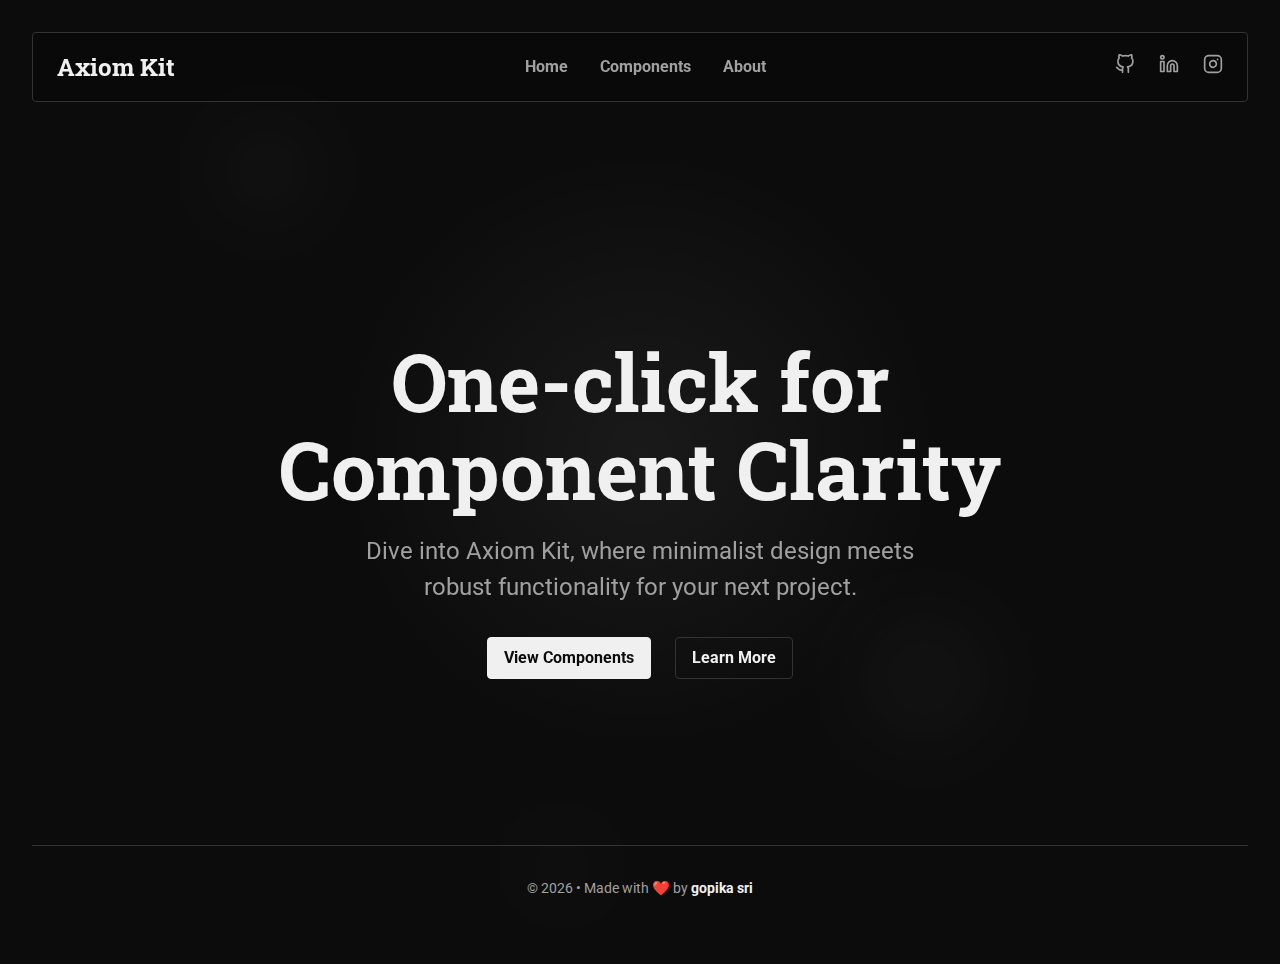
<file: index.html>
<!DOCTYPE html>
<html lang="en" class="dark-mode"> <head>
    <meta charset="UTF-8">
    <meta name="viewport" content="width=device-width, initial-scale=1.0">
    <title>Axiom Kit - Minimalist UI</title>
    
    <link rel="preconnect" href="https://fonts.googleapis.com">
    <link rel="preconnect" href="https://fonts.gstatic.com" crossorigin>
    <link href="https://fonts.googleapis.com/css2?family=Roboto+Slab:wght@700&family=Roboto:wght@400;700&display=swap" rel="stylesheet">
    
    <link rel="stylesheet" href="main.css">
</head>
<body class="dark-mode">
    <div class="hero-container">
        <nav class="top-nav">
    <a href="index.html" class="nav-brand">Axiom Kit</a>
    <ul class="nav-links">
        <li><a href="index.html">Home</a></li>
        <li><a href="components.html">Components</a></li>
        <li><a href="about.html">About</a></li>
    </ul>
    <div class="nav-socials">
        <a href="https://github.com/GopikasriRamesh" target="_blank" aria-label="GitHub">
            <svg viewBox="0 0 24 24" fill="none" stroke="currentColor" stroke-width="2" stroke-linecap="round" stroke-linejoin="round"><path d="M9 19c-5 1.5-5-2.5-7-3m14 6v-3.87a3.37 3.37 0 0 0-.94-2.61c3.14-.35 6.44-1.54 6.44-7A5.44 5.44 0 0 0 20 4.77 5.07 5.07 0 0 0 19.91 1S18.73.65 16 2.48a13.38 13.38 0 0 0-7 0C6.27.65 5.09 1 5.09 1A5.07 5.07 0 0 0 5 4.77a5.44 5.44 0 0 0-1.5 3.78c0 5.42 3.3 6.61 6.44 7A3.37 3.37 0 0 0 9 18.13V22"></path></svg>
        </a>
        <a href="https://www.linkedin.com/in/gopika-sri-/" target="_blank" aria-label="LinkedIn">
            <svg viewBox="0 0 24 24" fill="none" stroke="currentColor" stroke-width="2" stroke-linecap="round" stroke-linejoin="round"><path d="M16 8a6 6 0 0 1 6 6v7h-4v-7a2 2 0 0 0-2-2 2 2 0 0 0-2 2v7h-4v-7a6 6 0 0 1 6-6z"></path><rect x="2" y="9" width="4" height="12"></rect><circle cx="4" cy="4" r="2"></circle></svg>
        </a>
        <a href="https://www.instagram.com/me_srii_?igsh=eHI1Z2tuN3l4cXVi" target="_blank" aria-label="Instagram">
             <svg viewBox="0 0 24 24" fill="none" stroke="currentColor" stroke-width="2" stroke-linecap="round" stroke-linejoin="round"><rect x="2" y="2" width="20" height="20" rx="5" ry="5"></rect><path d="M16 11.37A4 4 0 1 1 12.63 8 4 4 0 0 1 16 11.37z"></path><line x1="17.5" y1="6.5" x2="17.51" y2="6.5"></line></svg>
        </a>
    </div>
</nav>

        <main class="hero-content">
            <h1 class="hero-title">One-click for <br> Component Clarity</h1>
            <p class="hero-tagline">Dive into Axiom Kit, where minimalist design meets robust functionality for your next project.</p>
            <div class="hero-actions">
                <a href="components.html" class="btn btn--primary hero-cta">View Components</a>
                <a href="about.html" class="btn hero-cta">Learn More</a>
            </div>
        </main>

        <div class="bg-element bg-element--1"></div>
        <div class="bg-element bg-element--2"></div>
        <div class="bg-element bg-element--3"></div>
             <footer class="site-footer">
        <p>
            &copy; <span id="copyright-year">2025</span> &bull; 
            Made with ❤️ by <a href="https://www.linkedin.com/in/gopika-sri-/" target="_blank">gopika sri</a>
        </p>
    </footer>
    <script>
        const openBtn = document.getElementById('open-sidebar');
    const closeBtn = document.getElementById('close-sidebar');
    const sidebar = document.getElementById('sidebar');

    if (openBtn && sidebar) {
        openBtn.addEventListener('click', () => {
            sidebar.classList.add('sidebar--open');
        });
    }

    if (closeBtn && sidebar) {
        closeBtn.addEventListener('click', () => {
            sidebar.classList.remove('sidebar--open');
        });
    }
    document.addEventListener('mousemove', function(e) {
        document.documentElement.style.setProperty('--mouse-x', e.clientX + 'px');
        document.documentElement.style.setProperty('--mouse-y', e.clientY + 'px');
    });

      document.getElementById('copyright-year').textContent = new Date().getFullYear();
</script>
</body>
</html>
</file>
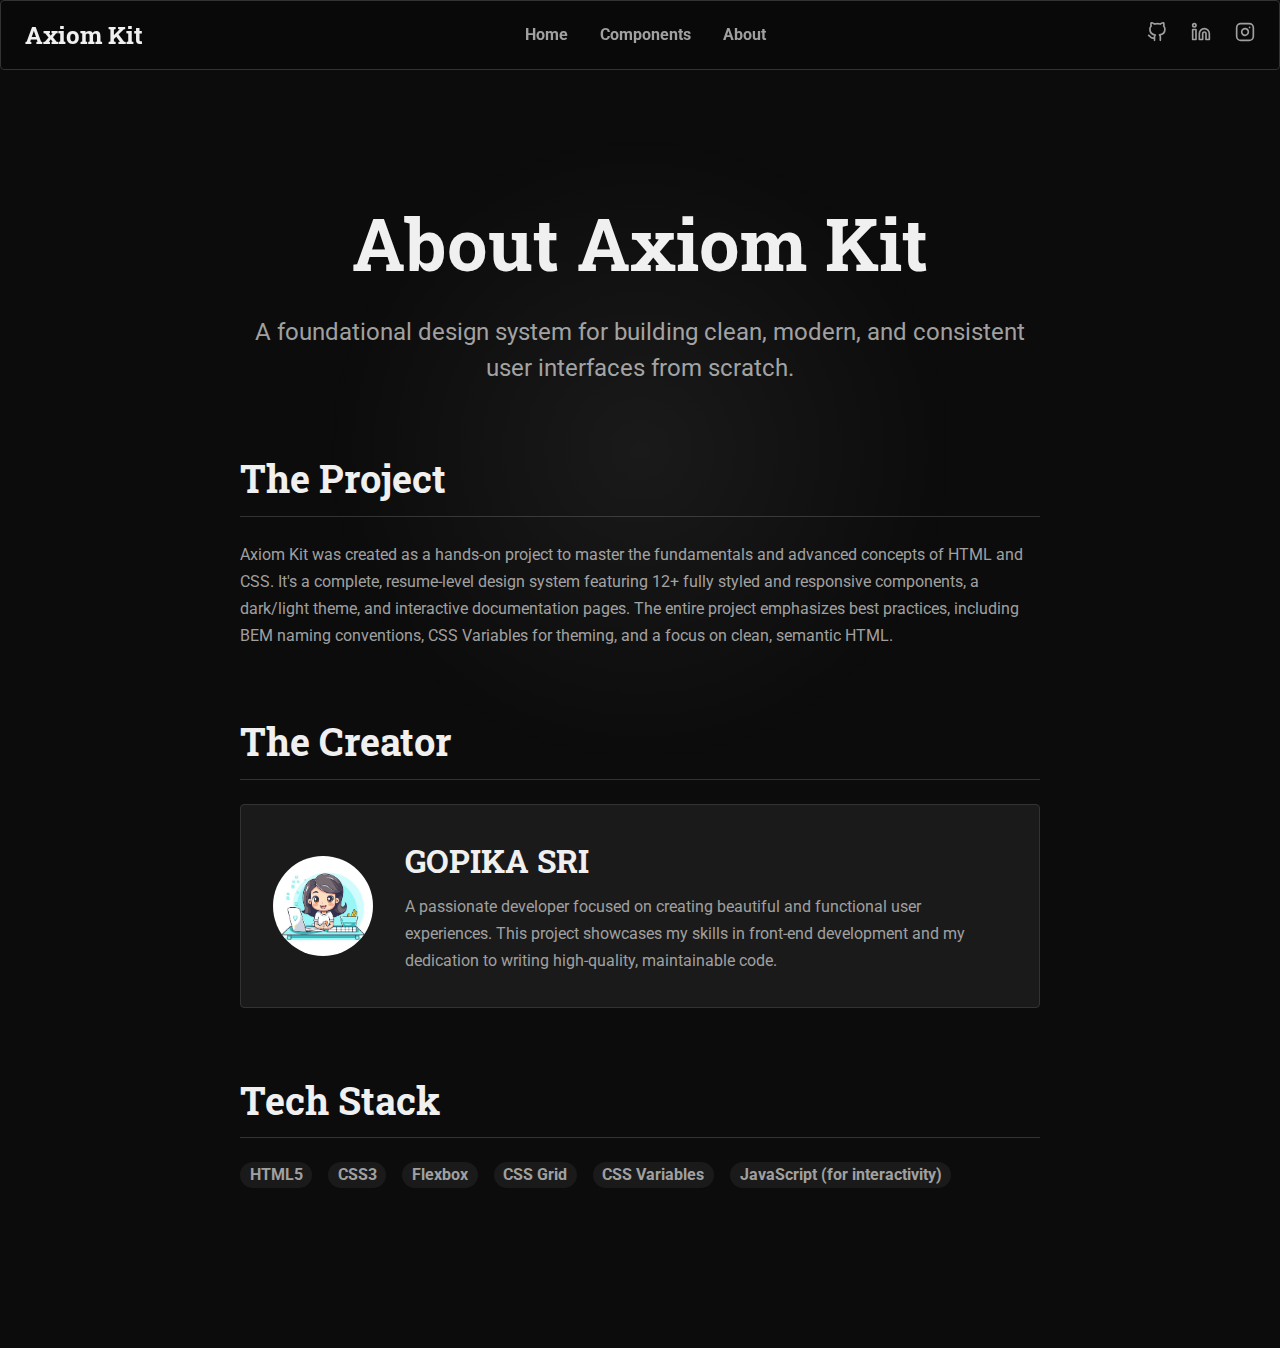
<file: about.html>
<!DOCTYPE html>
<html lang="en">
<head>
    <meta charset="UTF-8">
    <meta name="viewport" content="width=device-width, initial-scale=1.0">
    <title>About - Axiom Kit</title>
    
    <link rel="preconnect" href="https://fonts.googleapis.com">
    <link rel="preconnect" href="https://fonts.gstatic.com" crossorigin>
    <link href="https://fonts.googleapis.com/css2?family=Roboto+Slab:wght@700&family=Roboto:wght@400;700&display=swap" rel="stylesheet">
    <link rel="stylesheet" href="main.css">
</head>
<body class="dark-mode">

    <nav class="top-nav">
        <a href="index.html" class="nav-brand">Axiom Kit</a>
        <ul class="nav-links">
            <li><a href="index.html">Home</a></li>
            <li><a href="components.html">Components</a></li>
            <li><a href="about.html">About</a></li>
        </ul>
        <div class="nav-socials">
            <a href="https://github.com" target="_blank" aria-label="GitHub"><svg viewBox="0 0 24 24" fill="none" stroke="currentColor" stroke-width="2" stroke-linecap="round" stroke-linejoin="round"><path d="M9 19c-5 1.5-5-2.5-7-3m14 6v-3.87a3.37 3.37 0 0 0-.94-2.61c3.14-.35 6.44-1.54 6.44-7A5.44 5.44 0 0 0 20 4.77 5.07 5.07 0 0 0 19.91 1S18.73.65 16 2.48a13.38 13.38 0 0 0-7 0C6.27.65 5.09 1 5.09 1A5.07 5.07 0 0 0 5 4.77a5.44 5.44 0 0 0-1.5 3.78c0 5.42 3.3 6.61 6.44 7A3.37 3.37 0 0 0 9 18.13V22"></path></svg></a>
            <a href="https://linkedin.com" target="_blank" aria-label="LinkedIn"><svg viewBox="0 0 24 24" fill="none" stroke="currentColor" stroke-width="2" stroke-linecap="round" stroke-linejoin="round"><path d="M16 8a6 6 0 0 1 6 6v7h-4v-7a2 2 0 0 0-2-2 2 2 0 0 0-2 2v7h-4v-7a6 6 0 0 1 6-6z"></path><rect x="2" y="9" width="4" height="12"></rect><circle cx="4" cy="4" r="2"></circle></svg></a>
            <a href="https://instagram.com" target="_blank" aria-label="Instagram"><svg viewBox="0 0 24 24" fill="none" stroke="currentColor" stroke-width="2" stroke-linecap="round" stroke-linejoin="round"><rect x="2" y="2" width="20" height="20" rx="5" ry="5"></rect><path d="M16 11.37A4 4 0 1 1 12.63 8 4 4 0 0 1 16 11.37z"></path><line x1="17.5" y1="6.5" x2="17.51" y2="6.5"></line></svg></a>
        </div>
    </nav>
    
    <main class="about-container">
        <header class="about-hero">
            <h1>About Axiom Kit</h1>
            <p class="about-subtitle">A foundational design system for building clean, modern, and consistent user interfaces from scratch.</p>
        </header>

        <section class="about-section">
            <h2>The Project</h2>
            <p>Axiom Kit was created as a hands-on project to master the fundamentals and advanced concepts of HTML and CSS. It's a complete, resume-level design system featuring 12+ fully styled and responsive components, a dark/light theme, and interactive documentation pages. The entire project emphasizes best practices, including BEM naming conventions, CSS Variables for theming, and a focus on clean, semantic HTML.</p>
        </section>

        <section class="about-section">
            <h2>The Creator</h2>
            <div class="creator-card">
                <img src="images/pic.jpg" alt="Your Name" class="creator-avatar">
                <div class="creator-info">
                    <h3>GOPIKA SRI</h3>
                    <p>A passionate developer focused on creating beautiful and functional user experiences. This project showcases my skills in front-end development and my dedication to writing high-quality, maintainable code.</p>
                </div>
            </div>
        </section>
        
        <section class="about-section">
            <h2>Tech Stack</h2>
            <div class="tech-stack-grid">
                <span class="badge badge--pill">HTML5</span>
                <span class="badge badge--pill">CSS3</span>
                <span class="badge badge--pill">Flexbox</span>
                <span class="badge badge--pill">CSS Grid</span>
                <span class="badge badge--pill">CSS Variables</span>
                <span class="badge badge--pill">JavaScript (for interactivity)</span>
            </div>
        </section>
    </main>
    
</body>
</html>
</file>
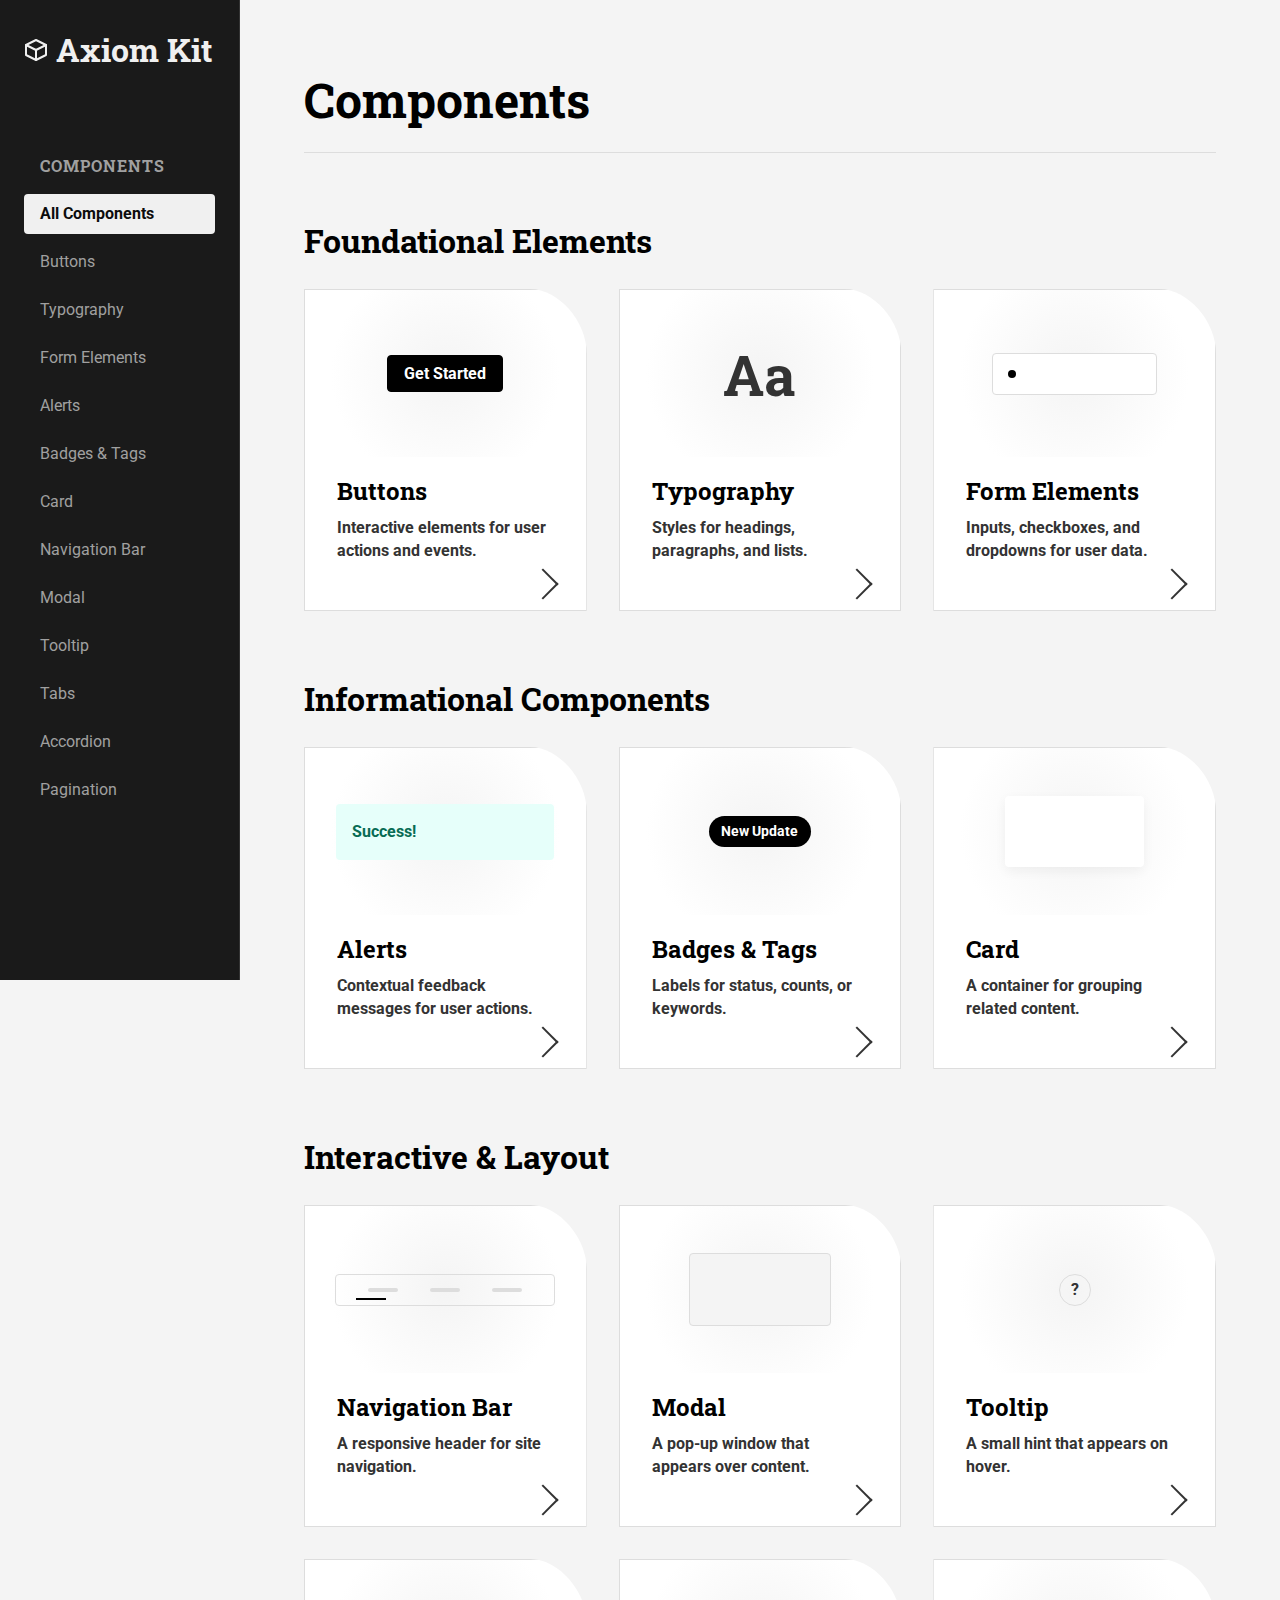
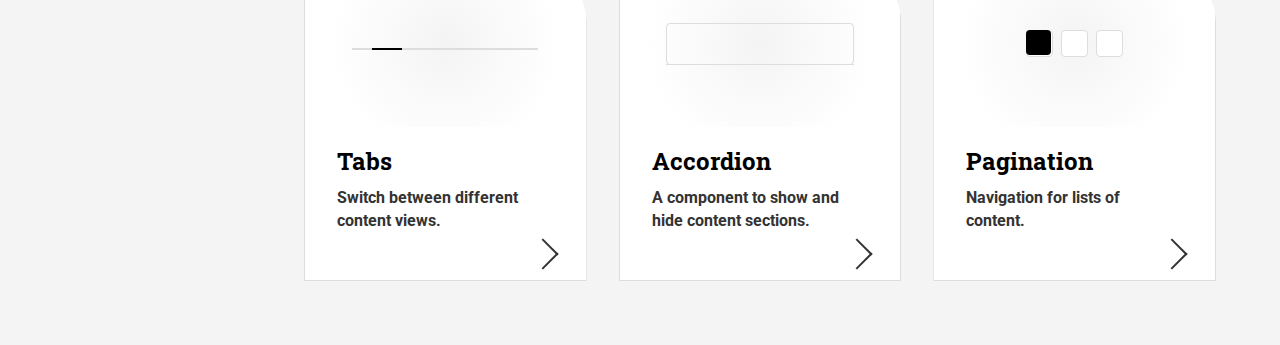
<file: components.html>
<!DOCTYPE html>
<html lang="en">
<head>
    <meta charset="UTF-8">
    <meta name="viewport" content="width=device-width, initial-scale=1.0">
    <title>Components - Axiom Kit</title>
    
    <link rel="preconnect" href="https://fonts.googleapis.com">
    <link rel="preconnect" href="https://fonts.gstatic.com" crossorigin>
    <link href="https://fonts.googleapis.com/css2?family=Roboto+Slab:wght@700&family=Roboto:wght@400;700&display=swap" rel="stylesheet">
    <link rel="stylesheet" href="main.css">
</head>
<body>

    <svg width="0" height="0" style="position: absolute;">
        <defs>
            <clipPath id="curved-card-shape" clipPathUnits="objectBoundingBox">
                <path d="M 0,0 H 0.8 C 0.9,0, 1,0.1, 1,0.2 V 1 H 0 Z" />
            </clipPath>
        </defs>
    </svg>

    <div class="dashboard-container">
            <aside class="sidebar" id="sidebar">
            <div class="sidebar__header">
    <a href="index.html" class="sidebar__logo">
        <svg width="24" height="24" viewBox="0 0 24 24" fill="none" xmlns="http://www.w3.org/2000/svg">
            <path d="M12 2L2 7V17L12 22L22 17V7L12 2Z" stroke="currentColor" stroke-width="2" stroke-linecap="round" stroke-linejoin="round"/>
            <path d="M2 7L12 12M22 7L12 12M12 22V12" stroke="currentColor" stroke-width="2" stroke-linecap="round" stroke-linejoin="round"/>
        </svg>
        <span>Axiom Kit</span>
    </a>
     <button class="sidebar__close" id="close-sidebar">&times;</button>
</div>
    <nav class="sidebar__nav">
        <h2 class="sidebar__title">Components</h2>
        <ul>
            <li><a href="#" class="active">All Components</a></li>
            <li><a href="buttons.html">Buttons</a></li>
            <li><a href="typography.html">Typography</a></li>
            <li><a href="form-elements.html">Form Elements</a></li>
            <li><a href="alerts.html">Alerts</a></li>
            <li><a href="tags.html">Badges & Tags</a></li>
            <li><a href="card.html">Card</a></li>
            <li><a href="navigation-bar.html">Navigation Bar</a></li>
            <li><a href="modal.html">Modal</a></li>
            <li><a href="tooltip.html">Tooltip</a></li>
            <li><a href="tabs.html">Tabs</a></li>
            <li><a href="accordion.html">Accordion</a></li>
            <li><a href="pagination.html">Pagination</a></li>
        </ul>
    </nav>
</aside>

       <main class="component-grid">
        <button class="sidebar-toggle" id="open-sidebar">
                <svg viewBox="0 0 24 24"><path d="M3 12h18M3 6h18M3 18h18"></path></svg>
                <span>Menu</span>
            </button>

    <h1 class="page-title">Components</h1>
    
    <h2 class="component-section-title">Foundational Elements</h2>
    <div class="component-section">
        <a href="buttons.html" class="component-card">
            <div class="component-card__visual visual--button">
                <button class="btn btn--primary" style="pointer-events: none;">Get Started</button>
            </div>
            <div class="component-card__body">
                <h3 class="component-card__title">Buttons</h3>
                <p class="component-card__description">Interactive elements for user actions and events.</p>
                <div class="component-card__arrow"></div>
            </div>
        </a>
        <a href="typography.html" class="component-card">
            <div class="component-card__visual visual--typography">
                <span class="type-preview">Aa</span>
            </div>
            <div class="component-card__body">
                <h3 class="component-card__title">Typography</h3>
                <p class="component-card__description">Styles for headings, paragraphs, and lists.</p>
                <div class="component-card__arrow"></div>
            </div>
        </a>
        <a href="form-elements.html" class="component-card">
            <div class="component-card__visual visual--forms">
                <div class="form-preview"></div>
            </div>
            <div class="component-card__body">
                <h3 class="component-card__title">Form Elements</h3>
                <p class="component-card__description">Inputs, checkboxes, and dropdowns for user data.</p>
                <div class="component-card__arrow"></div>
            </div>
        </a>
    </div>

    <h2 class="component-section-title">Informational Components</h2>
    <div class="component-section">
        <a href="alerts.html" class="component-card">
            <div class="component-card__visual visual--alert">
                <div class="alert-preview">Success!</div>
            </div>
            <div class="component-card__body">
                <h3 class="component-card__title">Alerts</h3>
                <p class="component-card__description">Contextual feedback messages for user actions.</p>
                <div class="component-card__arrow"></div>
            </div>
        </a>
        <a href="tags.html" class="component-card">
            <div class="component-card__visual visual--badge">
                <div class="badge-preview">New Update</div>
            </div>
            <div class="component-card__body">
                <h3 class="component-card__title">Badges & Tags</h3>
                <p class="component-card__description">Labels for status, counts, or keywords.</p>
                <div class="component-card__arrow"></div>
            </div>
        </a>
        <a href="card.html" class="component-card">
            <div class="component-card__visual visual--card-comp">
                <div class="card-comp-preview"></div>
            </div>
            <div class="component-card__body">
                <h3 class="component-card__title">Card</h3>
                <p class="component-card__description">A container for grouping related content.</p>
                <div class="component-card__arrow"></div>
            </div>
        </a>
    </div>

    <h2 class="component-section-title">Interactive & Layout</h2>
    <div class="component-section">
        <a href="navigation-bar.html" class="component-card">
            <div class="component-card__visual visual--nav">
                <div class="nav-preview"><span></span><span></span><span></span></div>
            </div>
            <div class="component-card__body">
                <h3 class="component-card__title">Navigation Bar</h3>
                <p class="component-card__description">A responsive header for site navigation.</p>
                <div class="component-card__arrow"></div>
            </div>
        </a>
        <a href="modal.html" class="component-card">
            <div class="component-card__visual visual--modal">
                <div class="modal-preview"></div>
            </div>
            <div class="component-card__body">
                <h3 class="component-card__title">Modal</h3>
                <p class="component-card__description">A pop-up window that appears over content.</p>
                <div class="component-card__arrow"></div>
            </div>
        </a>
        <a href="tooltip.html" class="component-card">
            <div class="component-card__visual visual--tooltip">
                <div class="tooltip-preview">?</div>
            </div>
            <div class="component-card__body">
                <h3 class="component-card__title">Tooltip</h3>
                <p class="component-card__description">A small hint that appears on hover.</p>
                <div class="component-card__arrow"></div>
            </div>
        </a>
        <a href="tabs.html" class="component-card">
            <div class="component-card__visual visual--tabs">
                <div class="tabs-preview"><span></span><span></span><span></span></div>
            </div>
            <div class="component-card__body">
                <h3 class="component-card__title">Tabs</h3>
                <p class="component-card__description">Switch between different content views.</p>
                <div class="component-card__arrow"></div>
            </div>
        </a>
        <a href="accordion.html" class="component-card">
            <div class="component-card__visual visual--accordion">
                <div class="accordion-preview"></div>
            </div>
            <div class="component-card__body">
                <h3 class="component-card__title">Accordion</h3>
                <p class="component-card__description">A component to show and hide content sections.</p>
                <div class="component-card__arrow"></div>
            </div>
        </a>
        <a href="pagination.html" class="component-card">
            <div class="component-card__visual visual--pagination">
                <div class="pagination-preview"><span></span><span></span><span></span></div>
            </div>
            <div class="component-card__body">
                <h3 class="component-card__title">Pagination</h3>
                <p class="component-card__description">Navigation for lists of content.</p>
                <div class="component-card__arrow"></div>
            </div>
        </a>
    </div>
</main>
    </div>
    <script>
    const openBtn = document.getElementById('open-sidebar');
    const closeBtn = document.getElementById('close-sidebar');
    const sidebar = document.getElementById('sidebar');

    if (openBtn && sidebar) {
        openBtn.addEventListener('click', () => {
            sidebar.classList.add('sidebar--open');
        });
    }

    if (closeBtn && sidebar) {
        closeBtn.addEventListener('click', () => {
            sidebar.classList.remove('sidebar--open');
        });
    }
</script>
</body>
</html>
</file>
<file: main.css>
/* --- Google Fonts Import --- */
@import url('https://fonts.googleapis.com/css2?family=Roboto+Slab:wght@700&family=Roboto:wght@400;700&display=swap');

/* --- Root Variables & Design Tokens --- */
:root {
  /* Color Palette (Light Theme) */
  --color-bg: #FFFFFF;
  --primary-text: #000000;
  --secondary-text: #333333;
  --border-color: #DDDDDD;
  --subtle-bg: #F4F4F4;
  --hover-bg: #EAEAEA;
  --btn-primary-bg: var(--primary-text);
  --btn-primary-text: var(--color-bg);
  --btn-secondary-bg: var(--subtle-bg);
  --btn-secondary-text: var(--secondary-text);

  /* Typography */
  --heading-font: 'Roboto Slab', serif;
  --body-font: 'Roboto', sans-serif;
  --base-font-size: 16px;
  --base-line-height: 1.5;
  --para-size: 1rem;
  --h1-size: 2.5rem;
  --h2-size: 2rem;
  --h3-size: 1.5rem;

  /* Spacing */
  --space-xs: 0.5rem;   /* 8px */
  --space-sm: 1rem;     /* 16px */
  --space-md: 1.5rem;   /* 24px */
  --space-lg: 2rem;     /* 32px */
  --space-xl: 4rem;     /* 64px */

  /* Borders and shadows */
  --border-radius: 4px;
  --box-shadow: 0 4px 12px rgba(0,0,0,0.05);

  /* Dark Theme Variables */
  --dark-color-bg: #0C0C0C;
  --dark-primary-text: #F0F0F0;
  --dark-secondary-text: #A0A0A0;
  --dark-border-color: #333333;
  --dark-subtle-bg: #1A1A1A;
  --dark-hover-bg: #2C2C2C;
  --dark-box-shadow: 0 8px 30px rgba(0, 0, 0, 0.5);
  --dark-btn-primary-bg: #F0F0F0;
  --dark-btn-primary-text: #0C0C0C;
  --dark-btn-secondary-bg: #333333;
  --dark-btn-secondary-text: #F0F0F0;

  /* Notification Colors */
  --color-success-bg: #e6fffa;
  --color-success-text: #086c54;
  --color-error-bg: #fff5f5;
  --color-error-text: #c53030;
  --color-warning-bg: #fffaf0;
  --color-warning-text: #975a16;
  --color-info-bg: #e6f4ff;
  --color-info-text: #1c64b4;
}

/* --- Global & Theme Styles --- */
body {
  font-family: var(--body-font);
  font-size: var(--base-font-size);
  line-height: var(--base-line-height);
  margin: 0;
  color: var(--primary-text);
  background-color: var(--color-bg);
}

.dark-mode {
    --color-bg: var(--dark-color-bg);
    --primary-text: var(--dark-primary-text);
    --secondary-text: var(--dark-secondary-text);
    --border-color: var(--dark-border-color);
    --subtle-bg: var(--dark-subtle-bg);
    --hover-bg: var(--dark-hover-bg);
    --box-shadow: var(--dark-box-shadow);
    --btn-primary-bg: var(--dark-btn-primary-bg);
    --btn-primary-text: var(--dark-btn-primary-text);
    --btn-secondary-bg: var(--dark-btn-secondary-bg);
    --btn-secondary-text: var(--dark-btn-secondary-text);
}


/* --- Component: Button --- */
.btn {
  font-family: var(--body-font);
  font-size: var(--para-size);
  font-weight: 700;
  text-decoration: none;
  text-align: center;
  display: inline-block;
  padding: var(--space-xs) var(--space-sm);
  border: 1px solid var(--border-color);
  border-radius: var(--border-radius);
  background-color: transparent;
  color: var(--primary-text);
  cursor: pointer;
  transition: all 0.2s ease-in-out;
}

.btn:hover {
  transform: translateY(-2px);
  box-shadow: var(--box-shadow);
}

.btn--primary {
  background-color: var(--btn-primary-bg);
  border-color: var(--btn-primary-bg);
  color: var(--btn-primary-text);
}

.btn--secondary {
  background-color: var(--btn-secondary-bg);
  border-color: var(--btn-secondary-bg);
  color: var(--btn-secondary-text);
}

/* --- Landing Page Styles --- */
.hero-container {
    display: flex;
    flex-direction: column;
    min-height: 100vh;
    background-color: var(--color-bg);
    color: var(--primary-text);
    position: relative;
    overflow: hidden;
    padding: var(--space-lg);
}

.top-nav {
    display: flex;
    justify-content: space-between;
    align-items: center;
    padding: var(--space-sm) var(--space-md);
    background-color: rgba(0, 0, 0, 0.2);
    backdrop-filter: blur(5px);
    border-radius: var(--border-radius);
    margin-bottom: var(--space-xl);
    border: 1px solid var(--border-color);
    z-index: 10;
    gap: var(--space-md);
}

/* New styles for social icons */
.nav-socials {
    display: flex;
    align-items: center;
    gap: var(--space-md);
}
.nav-socials a {
    color: var(--dark-secondary-text);
    transition: color 0.2s ease;
}
.nav-socials a:hover {
    color: var(--dark-primary-text);
}
.nav-socials svg {
    width: 20px;
    height: 20px;
}

.nav-brand {
    font-family: var(--heading-font);
    font-size: var(--h3-size);
    font-weight: 700;
    color: var(--primary-text);
}

.nav-links {
    list-style: none;
    margin: 0;
    padding: 0;
    display: flex;
    gap: var(--space-lg);
}

.nav-links a {
    text-decoration: none;
    color: var(--secondary-text);
    font-size: var(--para-size);
    transition: color 0.2s ease;
}

.nav-links a:hover {
    color: var(--primary-text);
}

.nav-cta {
    padding: var(--space-xs) var(--space-sm);
}

.hero-content {
    flex-grow: 1;
    display: flex;
    flex-direction: column;
    justify-content: center;
    align-items: center;
    text-align: center;
    max-width: 800px;
    margin: 0 auto;
    z-index: 5;
}

.hero-title {
    font-family: var(--heading-font);
    font-size: calc(var(--h1-size) * 2);
    line-height: 1.1;
    margin-top: 5px;
    margin-bottom: 20px;
    color: var(--primary-text);
}

.hero-tagline {
    font-family: var(--body-font);
    font-size: var(--h3-size);
    color: var(--secondary-text);
    max-width: 600px;
    margin-bottom: var(--space-lg);
}

.hero-actions {
    display: flex;
    gap: var(--space-md);
}

.bg-element {
    position: absolute;
    width: 150px;
    height: 150px;
    background: radial-gradient(circle, rgba(255, 255, 255, 0.08) 0%, rgba(255, 255, 255, 0) 70%);
    border-radius: 50%;
    filter: blur(40px);
    opacity: 0.6;
    animation: pulse 6s infinite alternate ease-in-out;
    pointer-events: none;
    z-index: 1;
}

.bg-element--1 { top: 10%; left: 15%; animation-delay: 0s; }
.bg-element--2 { top: 60%; right: 20%; width: 200px; height: 200px; animation-delay: 2s; }
.bg-element--3 { bottom: 5%; left: 40%; width: 100px; height: 100px; animation-delay: 4s; }

.scroll-indicator {
    position: absolute;
    bottom: var(--space-lg);
    left: 50%;
    transform: translateX(-50%);
    display: flex;
    flex-direction: column;
    align-items: center;
    color: var(--secondary-text);
    font-size: var(--para-size);
    z-index: 5;
}

.scroll-arrow {
    width: 0;
    height: 0;
    border-left: 5px solid transparent;
    border-right: 5px solid transparent;
    border-top: 8px solid var(--secondary-text);
    margin-top: var(--space-xs);
    animation: bounce 1.5s infinite;
}

/* --- Modern Enhancements --- */
body.dark-mode::before {
    content: '';
    position: fixed;
    top: 0;
    left: 0;
    width: 100%;
    height: 100%;
    background: radial-gradient(
        circle 400px at var(--mouse-x, 50%) var(--mouse-y, 50%),
        rgba(255, 255, 255, 0.06),
        transparent 80%
    );
    pointer-events: none;
    z-index: 2;
}

@keyframes fadeInUp {
    from {
        opacity: 0;
        transform: translateY(20px);
    }
    to {
        opacity: 1;
        transform: translateY(0);
    }
}

@keyframes pulse {
    0% { transform: scale(1); opacity: 0.6; }
    100% { transform: scale(1.2); opacity: 0.8; }
}

@keyframes bounce {
    0%, 20%, 50%, 80%, 100% { transform: translateY(0); }
    40% { transform: translateY(-10px); }
    60% { transform: translateY(-5px); }
}

.top-nav, .hero-title, .hero-tagline, .hero-actions {
    animation: fadeInUp 0.8s backwards;
}

.top-nav { animation-delay: 0.2s; }
.hero-title { animation-delay: 0.4s; }
.hero-tagline { animation-delay: 0.6s; }
.hero-actions { animation-delay: 0.8s; }

/* --- Responsive Adjustments --- */
@media (max-width: 768px) {
    .top-nav {
        flex-direction: column;
        gap: var(--space-sm);
        padding: var(--space-sm);
    }
    .nav-links {
        gap: var(--space-sm);
    }
    .hero-title {
        font-size: var(--h1-size);
    }
    .hero-tagline {
        font-size: var(--para-size);
    }
    .hero-actions {
        flex-direction: column;
    }
}

/* ---
   Page: Components Dashboard
   --- */

.dashboard-container {
    display: grid;
    grid-template-columns: 240px 1fr; /* Fixed sidebar, flexible content */
    min-height: 100vh;
    background-color: var(--subtle-bg); /* Use the light subtle background */
}

/* ---
   Modernized Sidebar Styles
   --- */

.sidebar {
    background-color: var(--dark-subtle-bg); /* Dark background */
    padding: var(--space-lg) var(--space-md);
    border-right: 1px solid var(--dark-border-color);
    display: flex;
    flex-direction: column;
    top:0;
    position: sticky;
    height: 100vh;
    padding-bottom: var(--space-xl);
    padding-top: var(--space-sm);
}

.sidebar__logo {
    display: flex;
    align-items: center;
    gap: var(--space-xs);
    font-family: var(--heading-font);
    font-size: var(--h2-size);
    margin-top: 10px;
    margin-bottom: var(--space-sm);
    text-decoration: none;
    color: var(--dark-primary-text);
}

.sidebar__logo svg {
    color: var(--dark-primary-text);
}

.sidebar__title {
    font-family: var(--heading-font);
    font-size: 1rem;
    text-transform: uppercase;
    color: var(--dark-secondary-text);
    letter-spacing: 1px;
    margin-top: var(--space-sm);
    margin-bottom: var(--space-sm);
    padding: 0 var(--space-sm);
}

.sidebar__nav ul {
    list-style: none;
    padding: 0;
    margin: 0;
}

.sidebar__nav li a {
    display: block;
    padding: var(--space-xs) var(--space-sm);
    margin-bottom: var(--space-xs); /* Space between items */
    text-decoration: none;
    color: var(--dark-secondary-text);
    font-size: var(--para-size);
    font-weight: 400; /* Regular weight for non-active */
    border-radius: var(--border-radius);
    transition: background-color 0.2s ease, color 0.2s ease;
}

.sidebar__nav li a:hover {
    background-color: var(--dark-hover-bg);
    color: var(--dark-primary-text);
}

.sidebar__nav li a.active {
    font-weight: 700; /* Bold for active link */
    color: var(--dark-btn-primary-text); /* Black text */
    background-color: var(--dark-btn-primary-bg); /* White background pill */
}

/* ---
   Page: Components Dashboard (Advanced Design)
   --- */

.component-grid {
    padding: var(--space-xl);
}

.page-title {
    font-family: var(--heading-font);
    font-size: calc(var(--h1-size) * 1.2);
    margin-top: 0;
    margin-bottom: var(--space-lg);
    border-bottom: 1px solid var(--border-color);
    padding-bottom: var(--space-sm);
    color: var(--primary-text);
}

.component-section-title {
    font-family: var(--heading-font);
    font-size: var(--h2-size);
    margin-top: var(--space-xl);
    margin-bottom: var(--space-md);
    color: var(--primary-text);
}

.component-section {
    display: grid;
    grid-template-columns: repeat(auto-fill, minmax(280px, 1fr));
    gap: var(--space-lg);
}


/* --- Advanced Component Card Styles --- */
.component-card {
    display: flex;
    flex-direction: column;
    height: 320px; /* Increased height for better spacing */
    background-color: var(--color-bg);
    text-decoration: none;
    
    /* Applying the SVG curved shape */
    clip-path: url(#curved-card-shape);

    position: relative;
    border: 1px solid var(--border-color);
    border-width: 0char 1px 1px 1px; /* No border on top */
    transition: transform 0.3s ease, box-shadow 0.3s ease;
}

.component-card:hover {
    transform: translateY(-8px);
    box-shadow: var(--box-shadow);
}

.component-card__visual {
    display: grid;
    place-items: center;
    flex-grow: 1; /* Allow this area to take up space */
    padding: var(--space-md);
    background: radial-gradient(circle, var(--subtle-bg) 0%, transparent 70%);
}

.component-card__body {
    padding: var(--space-lg);
    padding-top: var(--space-sm);
    position: relative; /* For the arrow */
}

.component-card__title {
    font-family: var(--heading-font);
    font-size: var(--h3-size);
    color: var(--primary-text);
    margin: 0;
    font-weight: 700; /* BOLD component name */
}

.component-card__description {
    font-family: var(--body-font);
    font-size: var(--para-size);
    color: var(--secondary-text);
    margin-top: var(--space-xs);
    line-height: 1.4;
}

.component-card__arrow {
    position: absolute;
    bottom: var(--space-lg);
    right: var(--space-lg); /* Moved to bottom right */
    width: 20px;
    height: 20px;
    margin-top: 10px;
    bottom: 15px;
    border-top: 2px solid var(--secondary-text);
    border-right: 2px solid var(--secondary-text);
    transform: rotate(45deg);
    transition: transform 0.2s ease, right 0.2s ease;
}

.component-card:hover .component-card__arrow {
    right: calc(var(--space-lg) - 5px); /* Arrow moves on hover */
}


/* --- "Alive" and "Eye-Catching" Preview Animations --- */

/* For Buttons */
.visual--button .btn {
    animation: pulse-glow 2.5s infinite alternate;
}
@keyframes pulse-glow {
    from {
        transform: scale(1);
        box-shadow: 0 0 5px -5px var(--primary-text);
    }
    to {
        transform: scale(1.05);
        box-shadow: 0 0 20px 0px var(--border-color);
    }
}

/* For Typography */
.visual--typography .type-preview {
    font-family: var(--heading-font);
    font-size: 3.5rem;
    font-weight: 700;
    color: var(--secondary-text);
    animation: text-flicker 4s infinite alternate;
}
@keyframes text-flicker {
    0% { opacity: 1; transform: skewX(0deg); }
    48% { opacity: 1; transform: skewX(0deg); }
    50% { opacity: 0.5; transform: skewX(-5deg); }
    52% { opacity: 1; transform: skewX(0deg); }
    100% { opacity: 1; transform: skewX(0deg); }
}

/* For Form Elements */
.visual--forms .form-preview {
    width: 70%;
    height: 40px;
    border: 1px solid var(--border-color);
    border-radius: var(--border-radius);
    position: relative;
    background: var(--color-bg);
}
.visual--forms .form-preview::after {
    content: '';
    position: absolute;
    top: 50%;
    left: 15px;
    width: 8px;
    height: 8px;
    background-color: var(--primary-text);
    border-radius: 50%;
    transform: translateY(-50%);
    animation: typing-dot 2s infinite ease-in-out;
}
@keyframes typing-dot {
    0% { transform: translateY(-50%) translateX(0px); }
    50% { transform: translateY(-50%) translateX(120px); }
    100% { transform: translateY(-50%) translateX(0px); }
}

/* ---
   "Alive" Previews for All Components
   --- */

/* For Alerts */
.visual--alert .alert-preview {
    width: 80%;
    padding: var(--space-sm);
    background-color: #e6fffa;
    color: #086c54;
    border-radius: var(--border-radius);
    animation: slide-in-fade 3s infinite ease-out;
}
@keyframes slide-in-fade {
    0% { opacity: 0; transform: translateX(-50px); }
    20% { opacity: 1; transform: translateX(0); }
    80% { opacity: 1; transform: translateX(0); }
    100% { opacity: 0; transform: translateX(50px); }
}

/* For Badges & Tags */
.visual--badge .badge-preview {
    background: var(--primary-text);
    color: var(--color-bg);
    padding: 0.3rem 0.8rem;
    border-radius: 50px;
    font-size: 0.9rem;
    font-weight: 700;
    animation: bounce-in 2s infinite ease-out;
}
@keyframes bounce-in {
    0% { transform: scale(0.5); opacity: 0; }
    50% { transform: scale(1.1); opacity: 1; }
    70% { transform: scale(0.9); }
    100% { transform: scale(1); opacity: 1; }
}

/* For Card Component */
.visual--card-comp .card-comp-preview {
    width: 60%;
    height: 60%;
    border-radius: var(--border-radius);
    background: var(--color-bg);
    box-shadow: var(--box-shadow);
    animation: flip-card 4s infinite ease-in-out;
}
@keyframes flip-card {
    0% { transform: perspective(800px) rotateY(0deg); }
    50% { transform: perspective(800px) rotateY(180deg); }
    100% { transform: perspective(800px) rotateY(360deg); }
}

/* For Navigation Bar */
.visual--nav .nav-preview {
    width: 80%;
    height: 30px;
    border: 1px solid var(--border-color);
    border-radius: var(--border-radius);
    display: flex;
    align-items: center;
    justify-content: space-around;
    padding: 0 var(--space-sm);
    position: relative;
    overflow: hidden;
}
.visual--nav .nav-preview span {
    width: 30px;
    height: 4px;
    background-color: var(--border-color);
    border-radius: 2px;
}
.visual--nav .nav-preview::after {
    content: '';
    position: absolute;
    bottom: 5px;
    left: 20px;
    width: 30px;
    height: 2px;
    background-color: var(--primary-text);
    animation: slide-underline 3s infinite ease-in-out;
}
@keyframes slide-underline {
    0% { transform: translateX(0); }
    33% { transform: translateX(55px); }
    66% { transform: translateX(110px); }
    100% { transform: translateX(0); }
}

/* For Modal */
.visual--modal .modal-preview {
    width: 60%;
    height: 60%;
    border-radius: var(--border-radius);
    background: var(--subtle-bg);
    border: 1px solid var(--border-color);
    animation: modal-pop 3s infinite ease-out;
}
@keyframes modal-pop {
    0% { transform: scale(0.8); opacity: 0; }
    20% { transform: scale(1.05); opacity: 1; }
    40% { transform: scale(1); }
    80% { transform: scale(1); opacity: 1; }
    100% { transform: scale(0.8); opacity: 0; }
}

/* For Tooltip */
.visual--tooltip .tooltip-preview {
    width: 30px;
    height: 30px;
    border-radius: 50%;
    border: 1px solid var(--border-color);
    color: var(--secondary-text);
    display: grid;
    place-items: center;
    font-weight: 700;
    position: relative;
    animation: tooltip-hover 3s infinite;
}
.visual--tooltip .tooltip-preview::after {
    content: 'Tooltip text';
    position: absolute;
    bottom: 120%;
    background: var(--primary-text);
    color: var(--color-bg);
    padding: var(--space-xs);
    border-radius: var(--border-radius);
    font-size: 0.8rem;
    opacity: 0;
    transition: opacity 0.2s;
}
@keyframes tooltip-hover {
    0%, 100% { transform: scale(1); }
    40%, 60% { transform: scale(1.1); }
}
.visual--tooltip .tooltip-preview:hover::after,
.visual--tooltip .tooltip-preview.active::after {
    animation: show-tooltip 3s infinite;
}
@keyframes show-tooltip {
    0%, 100% { opacity: 0; }
    40%, 60% { opacity: 1; }
}

/* For Tabs */
.visual--tabs .tabs-preview {
    width: 80%;
    border-bottom: 2px solid var(--border-color);
    display: flex;
    justify-content: space-around;
    position: relative;
}
.visual--tabs .tabs-preview span { width: 30px; height: 10px; }
.visual--tabs .tabs-preview::after {
    content: '';
    position: absolute;
    bottom: -2px;
    left: 20px;
    width: 30px;
    height: 2px;
    background-color: var(--primary-text);
    animation: slide-underline 3s infinite ease-in-out; /* Re-using animation */
}

/* For Accordion */
.visual--accordion .accordion-preview {
    width: 80%;
    border: 1px solid var(--border-color);
    border-radius: var(--border-radius);
    height: 40px;
    position: relative;
}
.visual--accordion .accordion-preview::after {
    content: '';
    position: absolute;
    bottom: -1px;
    left: -1px;
    right: -1px;
    height: 0px;
    background-color: var(--subtle-bg);
    border-top: 1px solid var(--border-color);
    animation: expand-accordion 3s infinite ease-in-out;
}
@keyframes expand-accordion {
    0%, 100% { height: 0px; }
    50% { height: 50px; }
}

/* For Pagination */
.visual--pagination .pagination-preview {
    display: flex;
    gap: var(--space-xs);
}
.visual--pagination .pagination-preview span {
    width: 25px;
    height: 25px;
    border: 1px solid var(--border-color);
    border-radius: var(--border-radius);
    position: relative;
    background-color: var(--color-bg);
    transition: background-color 0.3s;
}
.visual--pagination .pagination-preview::after {
    content: '';
    position: absolute;
    width: 25px;
    height: 25px;
    background-color: var(--primary-text);
    border-radius: var(--border-radius);
    animation: hop-pagination 3s infinite ease-in-out;
}
@keyframes hop-pagination {
    0% { transform: translateX(0); }
    33% { transform: translateX(33px); }
    66% { transform: translateX(66px); }
    100% { transform: translateX(0); }
}

/* ---
   Page: Split-Screen Component Layout
   --- */

.split-layout-container {
    display: grid;
    /* Give the visual panel a fixed width and let the content panel be flexible */
    grid-template-columns: 400px 1fr; 
}

/* --- Visual Panel (Left) --- */
.split-layout__visual {
    position: sticky;
    top: 0;
    height: 100vh;
    background-color: var(--subtle-bg);
    border-right: 1px solid var(--border-color);
    overflow-y: auto; /* Allows scrolling if content is too long */
}

.visual-panel-content {
    padding: var(--space-xl);
}

.visual-panel-title {
    font-family: var(--heading-font);
    font-size: var(--h2-size);
    margin-bottom: var(--space-lg);
    border-bottom: 1px solid var(--border-color);
    padding-bottom: var(--space-sm);
}

.example-group {
    margin-bottom: var(--space-lg);
}

.example-group__title {
    font-family: var(--heading-font);
    font-size: 0.9rem;
    text-transform: uppercase;
    color: var(--secondary-text);
    letter-spacing: 1px;
    margin-bottom: var(--space-sm);
}

.example-group__item {
    display: flex;
    align-items: center;
    gap: var(--space-md);
    background-color: var(--color-bg);
    padding: var(--space-md);
    border-radius: var(--border-radius);
    border: 1px solid var(--border-color);
}
.example-group__label {
    font-size: 0.9rem;
    color: var(--secondary-text);
}

/* Simulate hover for example */
#hover-example.pseudo-hover {
    transform: translateY(-2px);
    box-shadow: var(--box-shadow);
}


/* --- Content Panel (Right) --- */
.split-layout__content {
    padding: var(--space-xl);
}

.content-panel-body {
    max-width: 70ch; /* Optimal reading width */
}

.content-header h1 {
    font-family: var(--heading-font);
    font-size: calc(var(--h1-size) * 1.5);
    margin-top: 0;
    margin-bottom: var(--space-sm);
}
.content-header p {
    font-size: var(--h3-size);
    color: var(--secondary-text);
    line-height: 1.6;
}

/* --- Code Snippet Module --- */
.code-snippet-container {
    margin-top: var(--space-xl);
    border-radius: calc(var(--border-radius) * 2);
    overflow: hidden;
    background-color: var(--dark-subtle-bg);
    border: 1px solid var(--dark-border-color);
}

.code-snippet__header {
    display: flex;
    justify-content: space-between;
    align-items: center;
    background-color: var(--dark-color-bg);
    padding: var(--space-xs) var(--space-md);
    border-bottom: 1px solid var(--dark-border-color);
}

.code-snippet__tab {
    font-family: var(--body-font);
    font-size: 0.9rem;
    color: var(--dark-secondary-text);
    background: none;
    border: none;
    padding: var(--space-xs) var(--space-sm);
    cursor: pointer;
    border-radius: var(--border-radius);
    transition: all 0.2s ease;
}
.code-snippet__tab:hover {
    color: var(--dark-primary-text);
}
.code-snippet__tab.active {
    color: var(--dark-btn-primary-text);
    background-color: var(--dark-hover-bg);
}

.copy-button {
    display: flex;
    align-items: center;
    gap: var(--space-xs);
    font-family: var(--body-font);
    font-size: 0.9rem;
    color: var(--dark-secondary-text);
    background-color: transparent;
    border: 1px solid var(--dark-border-color);
    padding: 5px var(--space-sm);
    border-radius: var(--border-radius);
    cursor: pointer;
    transition: all 0.2s ease;
}
.copy-button:hover {
    background-color: var(--dark-hover-bg);
    color: var(--dark-primary-text);
}
.copy-button svg {
    width: 16px;
    height: 16px;
}

.code-snippet__body {
    padding: var(--space-md);
    max-height: 400px;
    overflow-y: auto;
}
.code-snippet__content {
    display: none;
}
.code-snippet__content.active {
    display: block;
}
.code-snippet__content pre {
    margin: 0;
}
.code-snippet__content code {
    font-family: 'Courier New', Courier, monospace;
    font-size: 0.9rem;
    color: #E0E0E0; /* A slightly brighter, clearer off-white */
}

/* --- Responsive for smaller screens --- */
@media (max-width: 900px) {
    .split-layout-container {
        grid-template-columns: 1fr; /* Stack columns */
    }
    .split-layout__visual {
        position: static; /* Un-stick the visual panel */
        height: auto;
        border-right: none;
        border-bottom: 1px solid var(--border-color);
    }
}

/* ---
   Dynamic Snippet Enhancements
   --- */

.example-group {
    border: 2px solid transparent;
    border-radius: var(--border-radius);
    padding: var(--space-sm);
    margin-bottom: var(--space-lg);
    cursor: pointer;
    transition: all 0.2s ease-in-out;
}

.example-group:hover {
    border-color: var(--border-color);
    background-color: var(--color-bg);
}

.example-group.active {
    border-color: var(--primary-text);
    background-color: var(--color-bg);
    box-shadow: var(--box-shadow);
}

/* ---
   Global Typography Styles
   --- */

h1, h2, h3, h4, h5, h6 {
  font-family: var(--heading-font);
  font-weight: 700;
  color: var(--primary-text);
  margin-top: var(--space-md);
  margin-bottom: var(--space-sm);
}

h1 { font-size: var(--h1-size); }
h2 { font-size: var(--h2-size); }
h3 { font-size: var(--h3-size); }

p {
  font-family: var(--body-font);
  font-size: var(--para-size);
  color: var(--secondary-text);
  line-height: var(--base-line-height);
  margin-top: 0;
  margin-bottom: var(--space-sm);
}

a {
  color: var(--primary-text);
  font-weight: 700;
  text-decoration: none; /* Let's add this for a cleaner look */
  transition: opacity 0.2s ease;
}

a:hover {
    opacity: 0.8; /* A subtle hover effect for links */
}

blockquote {
  border-left: 4px solid var(--border-color);
  padding-left: var(--space-md);
  margin-left: 0;
  font-style: italic;
  color: var(--secondary-text);
}

/* New style for column layout in preview */
.example-group__item--column {
    display: flex;
    flex-direction: column;
    align-items: flex-start;
    gap: var(--space-sm);
    background-color: var(--color-bg);
    padding: var(--space-md);
    border-radius: var(--border-radius);
    border: 1px solid var(--border-color);
    width: 100%;
}

/* ---
   Global Form Element Styles
   --- */

label {
    font-family: var(--heading-font);
    font-weight: 700;
    font-size: 0.9rem;
    display: block;
    margin-bottom: var(--space-xs);
}

input[type="text"],
input[type="email"],
input[type="password"],
textarea,
select {
    width: 100%;
    padding: var(--space-xs) var(--space-sm);
    border: 1px solid var(--border-color);
    border-radius: var(--border-radius);
    background-color: var(--color-bg);
    font-family: var(--body-font);
    font-size: var(--para-size);
    color: var(--secondary-text);
    box-sizing: border-box; /* Important for consistent sizing */
    transition: all 0.2s ease;
}

input[type="text"]:focus,
input[type="email"]:focus,
input[type="password"]:focus,
textarea:focus,
select:focus {
    outline: none;
    border-color: var(--primary-text);
    box-shadow: 0 0 0 3px rgba(0,0,0,0.1);
}

textarea {
    resize: vertical; /* Allow vertical resizing, not horizontal */
}

/* --- Custom Checkbox & Radio --- */
.custom-checkbox,
.custom-radio {
    opacity: 0; /* Hide the default input */
    position: absolute;
    width: 1px;
    height: 1px;
}

.custom-checkbox + label,
.custom-radio + label {
    position: relative;
    padding-left: 28px; /* Make space for our custom box */
    cursor: pointer;
    font-weight: 400; /* Regular weight for labels */
}

/* The custom box */
.custom-checkbox + label::before,
.custom-radio + label::before {
    content: '';
    position: absolute;
    left: 0;
    top: 2px;
    width: 18px;
    height: 18px;
    border: 1px solid var(--border-color);
    background: var(--color-bg);
    transition: all 0.2s ease;
}
.custom-radio + label::before {
    border-radius: 50%; /* Make radio buttons circular */
}
.custom-checkbox + label::before {
    border-radius: var(--border-radius);
}


/* The checkmark/dot */
.custom-checkbox + label::after,
.custom-radio + label::after {
    content: '';
    position: absolute;
    opacity: 0; /* Hidden by default */
    transition: all 0.2s ease;
}

/* Checkbox checkmark style (a rotated rectangle) */
.custom-checkbox + label::after {
    left: 7px;
    top: 4px;
    width: 5px;
    height: 10px;
    border: solid var(--color-bg);
    border-width: 0 2px 2px 0;
    transform: rotate(45deg);
}

/* Radio dot style */
.custom-radio + label::after {
    left: 5px;
    top: 7px;
    width: 8px;
    height: 8px;
    border-radius: 50%;
    background: var(--color-bg);
}

/* States when checked */
.custom-checkbox:checked + label::before,
.custom-radio:checked + label::before {
    background: var(--primary-text);
    border-color: var(--primary-text);
}
.custom-checkbox:checked + label::after,
.custom-radio:checked + label::after {
    opacity: 1; /* Show the checkmark/dot */
}

/* Focus state for accessibility */
.custom-checkbox:focus + label::before,
.custom-radio:focus + label::before {
    border-color: var(--primary-text);
    box-shadow: 0 0 0 3px rgba(0,0,0,0.1);
}

/* For preview page only */
.checkbox-group, .radio-group {
    display: flex;
    align-items: center;
}

/* ---
   Component: Alerts
   --- */

.alert {
    padding: var(--space-sm) var(--space-md);
    border-radius: var(--border-radius);
    border: 1px solid transparent; /* Hide the default border */
    border-left-width: 4px; /* A thick left border indicates the status */
}

.alert__text {
    margin: 0;
    font-family: var(--body-font);
    font-size: var(--para-size);
}

.alert__text strong {
    font-weight: 700;
}

/* Modifier Classes */
.alert--success {
    background-color: var(--color-success-bg);
    border-left-color: var(--color-success-text);
    color: var(--color-success-text);
}
.alert--error {
    background-color: var(--color-error-bg);
    border-left-color: var(--color-error-text);
    color: var(--color-error-text);
}
.alert--warning {
    background-color: var(--color-warning-bg);
    border-left-color: var(--color-warning-text);
    color: var(--color-warning-text);
}
.alert--info {
    background-color: var(--color-info-bg);
    border-left-color: var(--color-info-text);
    color: var(--color-info-text);
}

/* ---
   Component: Badges & Tags
   --- */

.badge {
  display: inline-block;
  padding: 0.3em 0.6em;
  font-size: 0.8rem;
  font-weight: 700;
  line-height: 1;
  text-align: center;
  white-space: nowrap;
  vertical-align: baseline;
  border-radius: var(--border-radius);
  
  /* Default badge style */
  background-color: var(--subtle-bg);
  color: var(--secondary-text);
}

/* Shape Modifier */
.badge--pill {
  border-radius: 50px;
}

/* Color Modifiers (using our existing notification colors) */
.badge--success {
  background-color: var(--color-success-bg);
  color: var(--color-success-text);
}
.badge--error {
  background-color: var(--color-error-bg);
  color: var(--color-error-text);
}
.badge--warning {
  background-color: var(--color-warning-bg);
  color: var(--color-warning-text);
}
.badge--info {
  background-color: var(--color-info-bg);
  color: var(--color-info-text);
}

/* ---
   Component: Card
   --- */

.card {
  background-color: var(--color-bg);
  border: 1px solid var(--border-color);
  border-radius: var(--border-radius);
  box-shadow: 0 2px 4px rgba(0,0,0,0.02);
  overflow: hidden; /* Ensures image corners are rounded */
  transition: box-shadow 0.2s ease;
  max-width: 350px; /* A max-width is good practice for cards */
}

.card:hover {
    box-shadow: var(--box-shadow);
}

.card__image {
  display: block;
  width: 100%;
  height: 150px;
  object-fit: cover; /* Prevents image from stretching */
}

.card__body {
  padding: var(--space-md);
}

.card__title {
  margin-top: 0;
  margin-bottom: var(--space-xs);
  font-family: var(--heading-font);
  font-size: var(--h3-size);
}

.card__text {
  margin-top: 0;
  margin-bottom: 0;
  color: var(--secondary-text);
}

.card__actions {
  margin-top: var(--space-md);
  padding-top: var(--space-md);
  border-top: 1px solid var(--border-color);
  display: flex;
  gap: var(--space-xs);
}

/* ---
   Component: Navigation Bar
   --- */

.navbar {
  display: flex;
  justify-content: space-between;
  align-items: center;
  padding: var(--space-sm) var(--space-md);
  background-color: var(--color-bg);
  border-bottom: 1px solid var(--border-color);
  width: 100%;
  box-sizing: border-box; /* Ensures padding is included in the width */
}

.navbar__brand {
  font-family: var(--heading-font);
  font-weight: 700;
  font-size: var(--h3-size);
  color: var(--primary-text);
  text-decoration: none;
}

.navbar__links {
  display: flex;
  gap: var(--space-md);
  list-style: none;
  margin: 0;
  padding: 0;
}

.navbar__links a {
  font-size: var(--para-size);
  font-weight: 400; /* Regular weight for nav links */
  text-decoration: none;
  color: var(--secondary-text);
  transition: color 0.2s ease;
}

.navbar__links a:hover {
  color: var(--primary-text);
  opacity: 1; /* Override global link hover */
}

/* Modifier for Dark Theme */
.navbar--dark {
  background-color: var(--dark-subtle-bg);
  border-bottom: 1px solid var(--dark-border-color);
}

.navbar--dark .navbar__brand,
.navbar--dark .navbar__links a {
  color: var(--dark-primary-text);
}

.navbar--dark .navbar__links a:hover {
  color: var(--color-bg); /* A brighter white on hover */
}

/* Helper class for the preview panel */
.preview-container {
    width: 100%;
    border: 1px solid var(--border-color);
    border-radius: var(--border-radius);
    overflow: hidden;
}

/* ---
   Component: Modal
   --- */

.modal-overlay {
  position: fixed;
  top: 0;
  left: 0;
  width: 100%;
  height: 100%;
  background-color: rgba(0, 0, 0, 0.6);
  backdrop-filter: blur(5px); /* Modern blurry background effect */
  display: none; /* Hidden by default */
  justify-content: center;
  align-items: center;
  z-index: 1000;
}

.modal-overlay.active {
  display: flex; /* Shown with JS */
}

.modal {
  background: var(--color-bg);
  padding: var(--space-lg);
  border-radius: var(--border-radius);
  box-shadow: var(--dark-box-shadow);
  width: 90%;
  max-width: 500px;
  animation: modal-fade-in 0.3s ease-out;
}

.modal__header {
  display: flex;
  justify-content: space-between;
  align-items: center;
  border-bottom: 1px solid var(--border-color);
  padding-bottom: var(--space-sm);
  margin-bottom: var(--space-md);
}

.modal__title {
  font-family: var(--heading-font);
  font-size: var(--h2-size);
  margin: 0;
}

.modal__close {
  background: none;
  border: none;
  font-size: 2rem;
  font-weight: 300;
  line-height: 1;
  color: var(--secondary-text);
  cursor: pointer;
  transition: color 0.2s ease;
}
.modal__close:hover {
  color: var(--primary-text);
}

.modal__body {
  margin-bottom: var(--space-lg);
}

.modal__footer {
  display: flex;
  justify-content: flex-end;
  gap: var(--space-sm);
}

@keyframes modal-fade-in {
    from {
        opacity: 0;
        transform: translateY(-20px);
    }
    to {
        opacity: 1;
        transform: translateY(0);
    }
}

/* Helper for the preview panel */
.preview-container--modal {
    width: 100%;
    height: 300px;
    border: 1px solid var(--border-color);
    border-radius: var(--border-radius);
    overflow: hidden;
    position: relative;
    background: url('https://images.unsplash.com/photo-1511447333015-45b65e60f6d5?w=500') center/cover;
}

/* ---
   Component: Tooltip
   --- */

[data-tooltip] {
  position: relative; /* This is the anchor for the tooltip */
  cursor: pointer;
}

/* The tooltip bubble */
[data-tooltip]::before {
  content: attr(data-tooltip); /* Pulls text from the data-tooltip attribute */
  position: absolute;
  
  /* Hidden by default */
  opacity: 0;
  visibility: hidden;
  pointer-events: none; /* Prevents tooltip from interfering with mouse */
  
  /* Styling */
  background: var(--primary-text);
  color: var(--color-bg);
  padding: var(--space-xs) var(--space-sm);
  border-radius: var(--border-radius);
  font-size: 0.9rem;
  font-weight: 400;
  white-space: nowrap; /* Prevents the tooltip from breaking into multiple lines */
  
  /* Animation */
  transition: opacity 0.2s ease, transform 0.2s ease;
  z-index: 10;
}

/* The tooltip arrow */
[data-tooltip]::after {
  content: '';
  position: absolute;
  
  /* Hidden by default */
  opacity: 0;
  visibility: hidden;
  pointer-events: none;
  
  /* Arrow shape created with borders */
  width: 0;
  height: 0;
  border-style: solid;
  
  /* Animation */
  transition: opacity 0.2s ease, transform 0.2s ease;
  z-index: 10;
}

/* --- Show on Hover --- */
[data-tooltip]:hover::before,
[data-tooltip]:hover::after {
  opacity: 1;
  visibility: visible;
}


/* --- Positioning: Top (Default) --- */
[data-tooltip]::before {
  bottom: 100%;
  left: 50%;
  transform: translateX(-50%);
  margin-bottom: 8px; /* Space between element and tooltip */
}
[data-tooltip]:hover::before {
  transform: translateX(-50%) translateY(-4px); /* Slight upward move on hover */
}
[data-tooltip]::after {
  bottom: 100%;
  left: 50%;
  transform: translateX(-50%);
  border-width: 6px 6px 0 6px;
  border-color: var(--primary-text) transparent transparent transparent;
}
[data-tooltip]:hover::after {
  transform: translateX(-50%) translateY(-4px);
}

/* --- Positioning: Right --- */
[data-tooltip][data-tooltip-position="right"]::before {
  left: 100%;
  top: 50%;
  transform: translateY(-50%);
  bottom: auto; /* Reset default position */
  margin-bottom: 0;
  margin-left: 8px;
}
[data-tooltip][data-tooltip-position="right"]:hover::before {
  transform: translateY(-50%) translateX(4px);
}
[data-tooltip][data-tooltip-position="right"]::after {
  left: 100%;
  top: 50%;
  transform: translateY(-50%);
  bottom: auto; /* Reset default position */
  border-width: 6px 6px 6px 0;
  border-color: transparent var(--primary-text) transparent transparent;
}
[data-tooltip][data-tooltip-position="right"]:hover::after {
  transform: translateY(-50%) translateX(4px);
}

/* --- Positioning: Bottom --- */
[data-tooltip][data-tooltip-position="bottom"]::before {
  top: 100%;
  bottom: auto;
  margin-bottom: 0;
  margin-top: 8px;
}
[data-tooltip][data-tooltip-position="bottom"]:hover::before {
  transform: translateX(-50%) translateY(4px);
}
[data-tooltip][data-tooltip-position="bottom"]::after {
  top: 100%;
  bottom: auto;
  border-width: 0 6px 6px 6px;
  border-color: transparent transparent var(--primary-text) transparent;
}
[data-tooltip][data-tooltip-position="bottom"]:hover::after {
  transform: translateX(-50%) translateY(4px);
}

/* --- Positioning: Left --- */
[data-tooltip][data-tooltip-position="left"]::before {
  right: 100%;
  left: auto;
  top: 50%;
  transform: translateY(-50%);
  bottom: auto;
  margin-bottom: 0;
  margin-right: 8px;
}
[data-tooltip][data-tooltip-position="left"]:hover::before {
  transform: translateY(-50%) translateX(-4px);
}
[data-tooltip][data-tooltip-position="left"]::after {
  right: 100%;
  left: auto;
  top: 50%;
  transform: translateY(-50%);
  bottom: auto;
  border-width: 6px 0 6px 6px;
  border-color: transparent transparent transparent var(--primary-text);
}
[data-tooltip][data-tooltip-position="left"]:hover::after {
  transform: translateY(-50%) translateX(-4px);
}


/* --- Animation for Preview Panel --- */
.preview-tooltip {
    animation: tooltip-peek 3s infinite;
}
@keyframes tooltip-peek {
    0%, 100% { z-index: 0; }
    40%, 60% { z-index: 20; } /* Bring to front to show tooltip */
}
.preview-tooltip:hover::before, .preview-tooltip:hover::after {
    animation: tooltip-show 3s infinite;
}
@keyframes tooltip-show {
    0%, 35%, 65%, 100% {
        opacity: 0;
        visibility: hidden;
    }
    40%, 60% {
        opacity: 1;
        visibility: visible;
    }
}

/* ---
   Component: Tabs
   --- */

.tabs {
  border: 1px solid var(--border-color);
  border-radius: var(--border-radius);
  overflow: hidden;
}

.tabs__input {
  display: none; /* Hide the actual radio button */
}

.tabs__label {
  display: inline-block;
  padding: var(--space-sm) var(--space-md);
  font-weight: 400;
  color: var(--secondary-text);
  cursor: pointer;
  border-bottom: 2px solid transparent;
  transition: all 0.2s ease;
}

.tabs__label:hover {
  color: var(--primary-text);
}

.tabs__panel {
  display: none; /* Hide all panels by default */
  padding: var(--space-md);
  border-top: 1px solid var(--border-color);
  background-color: var(--color-bg);
}

/* The Magic: Show the panel that is an adjacent sibling of a checked input's label */
.tabs__input:checked + .tabs__label + .tabs__panel {
  display: block;
}

/* Style the active tab label */
.tabs__input:checked + .tabs__label {
  border-bottom-color: var(--primary-text);
  color: var(--primary-text);
  font-weight: 700;
}

/* ---
   Component: Accordion
   --- */

.accordion {
  border: 1px solid var(--border-color);
  border-radius: var(--border-radius);
  overflow: hidden;
}

.accordion__item {
  border-bottom: 1px solid var(--border-color);
}
.accordion__item:last-child {
  border-bottom: none;
}

.accordion__input {
  display: none; /* Hide the actual checkbox */
}

.accordion__label {
  display: flex;
  justify-content: space-between;
  align-items: center;
  padding: var(--space-sm) var(--space-md);
  font-weight: 700;
  color: var(--primary-text);
  cursor: pointer;
  background-color: var(--color-bg);
  transition: background-color 0.2s ease;
}

.accordion__label:hover {
  background-color: var(--subtle-bg);
}

/* The Plus/Minus Icon */
.accordion__label::after {
  content: '+';
  font-size: 1.5rem;
  font-weight: 300;
  transition: transform 0.3s ease;
}

.accordion__content {
  overflow: hidden;
  max-height: 0; /* Collapsed by default */
  transition: max-height 0.3s ease-out, padding 0.3s ease-out;
  background-color: var(--color-bg);
}
.accordion__content p {
    padding: 0 var(--space-md) var(--space-md) var(--space-md);
    margin: 0;
}


/* --- The CSS Magic --- */

/* Show the content when the checkbox is checked */
.accordion__input:checked ~ .accordion__content {
  max-height: 1000px; /* Animate to a large height to reveal content */
  padding-top: var(--space-sm);
}

/* Animate the icon from + to - */
.accordion__input:checked ~ .accordion__label::after {
  transform: rotate(45deg);
  content: '\00d7'; /* The 'times' symbol (×) */
}

/* ---
   Component: Pagination
   --- */

.pagination ul {
  display: flex;
  list-style: none;
  padding: 0;
  margin: 0;
}

.pagination__link {
  display: block;
  padding: var(--space-xs) var(--space-sm);
  margin-left: -1px; /* Create an overlapping border effect */
  border: 1px solid var(--border-color);
  background-color: var(--color-bg);
  color: var(--primary-text);
  text-decoration: none;
  font-size: 0.9rem;
  transition: all 0.2s ease;
  position: relative; /* For z-index to work */
}

/* Rounded corners for the first and last items */
.pagination__item:first-child .pagination__link {
  border-top-left-radius: var(--border-radius);
  border-bottom-left-radius: var(--border-radius);
  margin-left: 0;
}
.pagination__item:last-child .pagination__link {
  border-top-right-radius: var(--border-radius);
  border-bottom-right-radius: var(--border-radius);
}

/* Hover state for links */
.pagination__item a.pagination__link:hover {
  background-color: var(--subtle-bg);
  z-index: 1; /* Bring forward on hover */
}

/* Active state */
.pagination__item--active .pagination__link {
  background-color: var(--primary-text);
  color: var(--color-bg);
  border-color: var(--primary-text);
  z-index: 2; /* Ensure active is above others */
}

/* Disabled state */
.pagination__item--disabled .pagination__link {
  color: var(--secondary-text);
  background-color: var(--subtle-bg);
  cursor: not-allowed;
  opacity: 0.7;
}

/* ---
   Page: About
   --- */

.about-container {
    max-width: 800px;
    margin: var(--space-xl) auto;
    padding: var(--space-lg);
    color: var(--dark-primary-text);
}

.about-hero {
    text-align: center;
    margin-bottom: var(--space-xl);
}
.about-hero h1 {
    font-size: calc(var(--h1-size) * 1.8);
    margin-bottom: var(--space-sm);
}
.about-subtitle {
    font-size: var(--h3-size);
    color: var(--dark-secondary-text);
    max-width: 60ch;
    margin: 0 auto;
}

.about-section {
    margin-bottom: var(--space-xl);
}
.about-section h2 {
    font-size: calc(var(--h2-size) * 1.2);
    border-bottom: 1px solid var(--dark-border-color);
    padding-bottom: var(--space-xs);
    margin-bottom: var(--space-md);
}
.about-section p {
    color: var(--dark-secondary-text);
    line-height: 1.7;
}

.creator-card {
    display: flex;
    align-items: center;
    gap: var(--space-lg);
    background-color: var(--dark-subtle-bg);
    padding: var(--space-lg);
    border-radius: var(--border-radius);
    border: 1px solid var(--dark-border-color);
}
.creator-avatar {
    width: 100px;
    height: 100px;
    border-radius: 50%;
    object-fit: cover;
}
.creator-info h3 {
    margin: 0 0 var(--space-xs) 0;
    font-size: var(--h2-size);
}
.creator-info p {
    margin: 0;
}

.tech-stack-grid {
    display: flex;
    flex-wrap: wrap;
    gap: var(--space-sm);
}
/* We can re-use the .badge component we already made! */
.tech-stack-grid .badge {
    background-color: var(--dark-subtle-bg);
    color: var(--dark-secondary-text);
    font-size: 1rem;
}

/* ---
   Global Footer (Minimal Version)
   --- */

.site-footer {
    padding: var(--space-lg);
    border-top: 1px solid var(--border-color);
    background-color: var(--color-bg);
    text-align: center; /* Center the content */
}

.site-footer p {
    margin: 0;
    font-size: 0.9rem;
    color: var(--secondary-text);
}

.site-footer a {
    color: var(--primary-text); /* Make your name stand out */
    font-weight: 700;
    text-decoration: none;
}

.site-footer a:hover {
    text-decoration: underline;
    opacity: 1; /* Override global link hover if needed */
}

/* ---
   Responsive Mobile Navigation
   --- */

/* By default, the hamburger and close buttons are hidden on desktop */
.sidebar-toggle, .sidebar__close {
    display: none;
}
.sidebar__header { /* New wrapper for logo and close button */
    display: flex;
    justify-content: space-between;
    align-items: center;
    margin-bottom: var(--space-xl);
}
/* Adjust logo margin since it's now in a flex container */
.sidebar__logo {
    margin-bottom: 0;
}


/* --- Mobile Styles (screens 768px and smaller) --- */
@media (max-width: 768px) {
    .dashboard-container {
        /* Change to a single column layout */
        grid-template-columns: 1fr;
    }

    .sidebar {
        /* Take up the full screen and hide off-screen to the left */
        position: fixed;
        top: 0;
        left: 0;
        width: 280px;
        height: 100%;
        z-index: 1001; /* Make sure it's above everything */
        transform: translateX(-100%);
        transition: transform 0.3s ease-in-out;
    }
    
    .sidebar--open {
        /* This class will be toggled by JS to show the sidebar */
        transform: translateX(0);
    }

    .sidebar__close {
        /* Show the close button on mobile */
        display: block;
        background: none;
        border: none;
        color: var(--dark-primary-text);
        font-size: 2.5rem;
        font-weight: 300;
        line-height: 1;
        cursor: pointer;
    }

    .sidebar-toggle {
        /* Show the hamburger button on mobile */
        display: flex;
        align-items: center;
        gap: var(--space-xs);
        background: var(--color-bg);
        border: 1px solid var(--border-color);
        padding: var(--space-xs) var(--space-sm);
        border-radius: var(--border-radius);
        font-size: 0.9rem;
        font-weight: 700;
        margin-bottom: var(--space-md);
    }
    .sidebar-toggle svg {
        width: 20px;
        height: 20px;
        stroke: currentColor;
        stroke-width: 2;
        fill: none;
    }
    
    /* On the split-screen pages, we need to adjust the sticky panel */
    .split-layout-container {
        grid-template-columns: 1fr;
    }
    .split-layout__visual {
        position: static;
        height: auto;
    }
}

/* ---
   Final Responsive Styles
   --- */

/* Apply these styles only on screens 768px wide or smaller */
@media (max-width: 768px) {

    /* --- General Adjustments for Mobile --- */
    .component-grid,
    .split-layout__content {
        padding: var(--space-lg); /* Reduce padding on mobile */
    }

    .page-title,
    .component-section-title {
        font-size: var(--h2-size); /* Make titles a bit smaller */
    }

    /* --- Fix for Components Dashboard Page --- */
    .dashboard-container {
        /* Change to a single column layout */
        grid-template-columns: 1fr;
    }

    .sidebar {
        /* Take up the full screen and hide off-screen to the left */
        position: fixed;
        top: 0;
        left: 0;
        width: 280px;
        height: 100%;
        z-index: 1001; /* Make sure it's above everything */
        transform: translateX(-100%);
        transition: transform 0.3s ease-in-out;
    }
    
    .sidebar--open {
        /* This class will be toggled by JS to show the sidebar */
        transform: translateX(0);
        box-shadow: 0 0 40px rgba(0,0,0,0.5);
    }

    .sidebar__close {
        /* Show the close button on mobile */
        display: block;
        background: none;
        border: none;
        color: var(--dark-primary-text);
        font-size: 2.5rem;
        font-weight: 300;
        line-height: 1;
        cursor: pointer;
    }

    .sidebar-toggle {
        /* Show the hamburger button on mobile */
        display: flex;
        align-items: center;
        gap: var(--space-xs);
        background: var(--color-bg);
        border: 1px solid var(--border-color);
        padding: var(--space-xs) var(--space-sm);
        border-radius: var(--border-radius);
        font-size: 0.9rem;
        font-weight: 700;
        margin-bottom: var(--space-md);
    }
    .sidebar-toggle svg {
        width: 20px;
        height: 20px;
        stroke: currentColor;
        stroke-width: 2;
        fill: none;
    }


    /* --- Fix for Split-Screen Component Pages --- */
    .split-layout-container {
        /* Change to a single column layout */
        grid-template-columns: 1fr;
    }
    
    .split-layout__visual {
        /* Un-stick the visual panel and let its height be natural */
        position: static;
        height: auto;
        border-right: none;
        border-bottom: 1px solid var(--border-color);
    }

    .content-header h1 {
        font-size: calc(var(--h1-size) * 1.2);
    }
    .content-header p {
        font-size: var(--para-size);
    }
}

/* ---
   Robust Responsive Fix for Split-Screen Pages
   --- */

@media (max-width: 900px) {
    .split-layout-container {
        /* Force the container to stop being a grid and just be a block */
        display: block;
    }
    
    .split-layout__visual {
        /* Un-stick the visual panel */
        position: static;
        height: auto; /* Let height be natural */
        border-right: none;
        border-bottom: 1px solid var(--border-color);
        max-height: 50vh; /* Prevent it from being too tall on mobile */
        overflow-y: auto;
    }

    .split-layout__content {
        padding: var(--space-lg); /* Ensure consistent padding */
    }

    .content-header h1 {
        /* Reduce title size on mobile for better fit */
        font-size: calc(var(--h1-size) * 1.2);
    }
}
</file>
